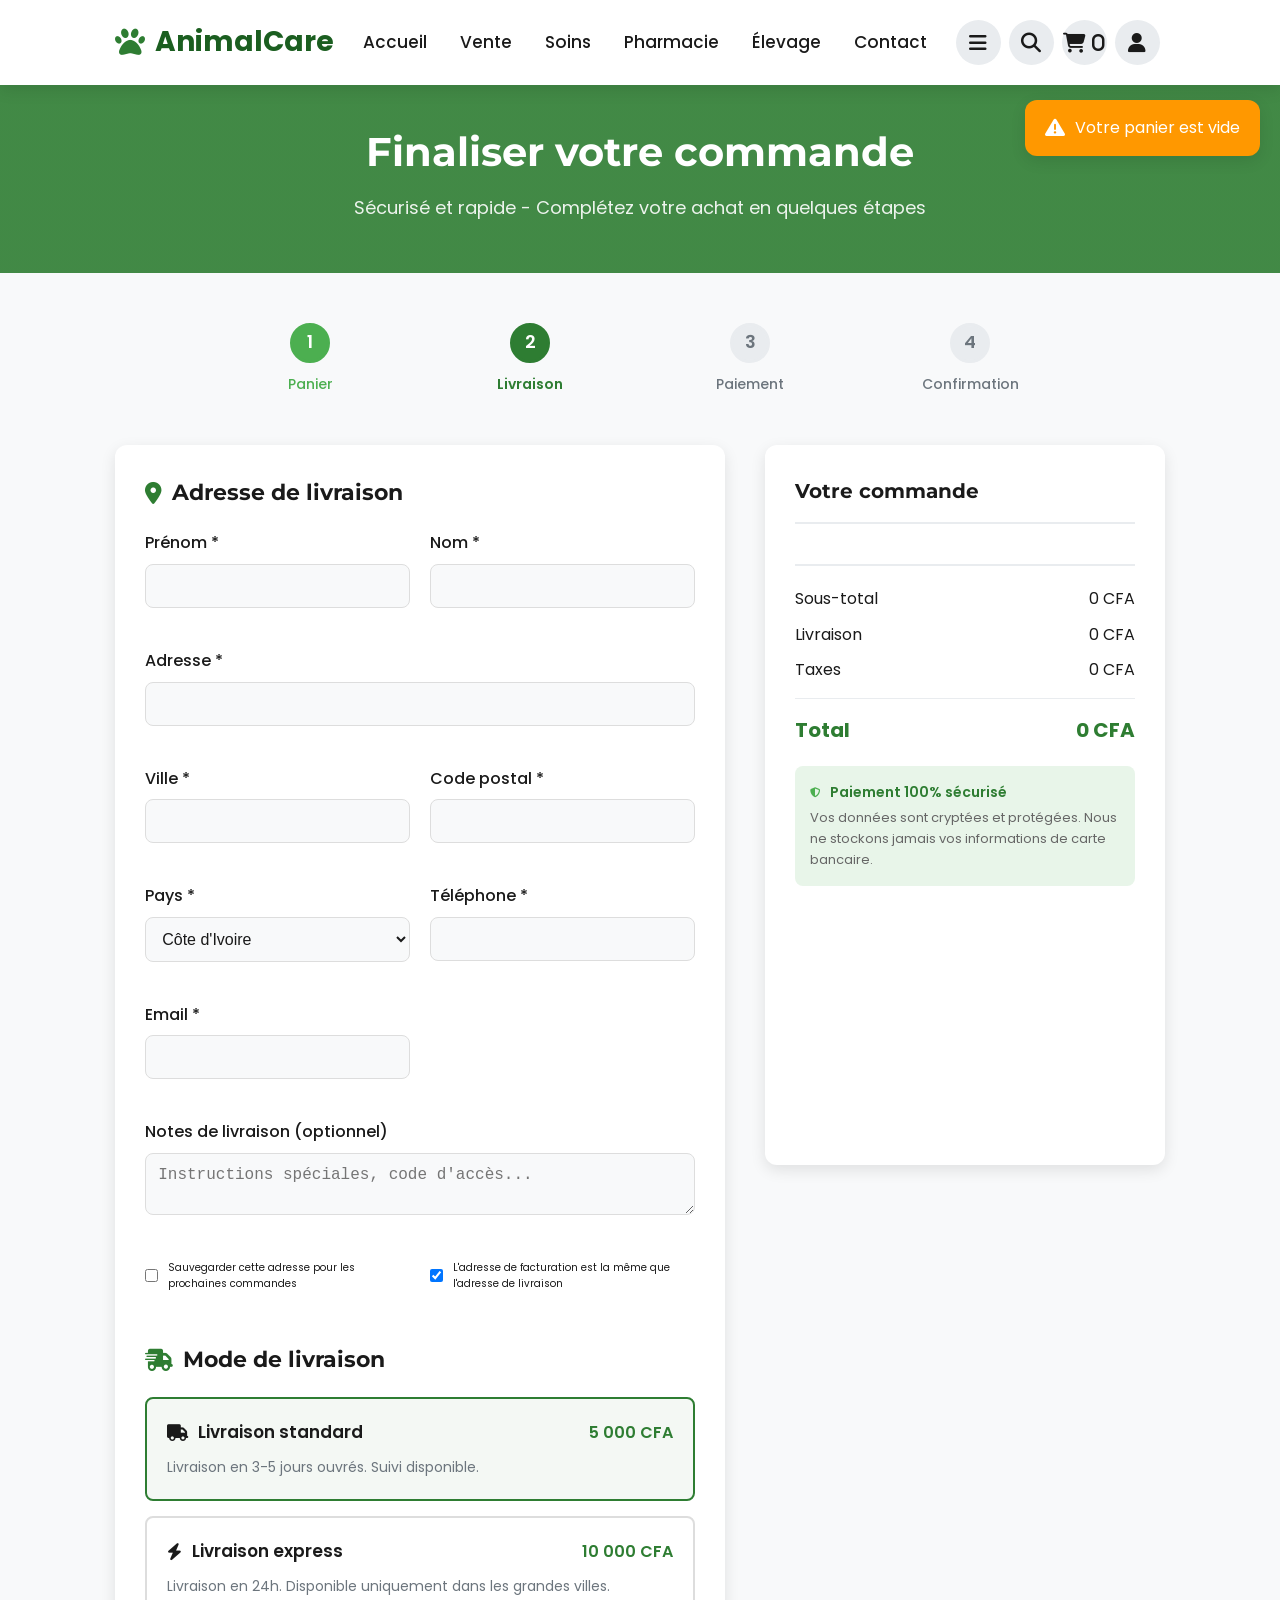
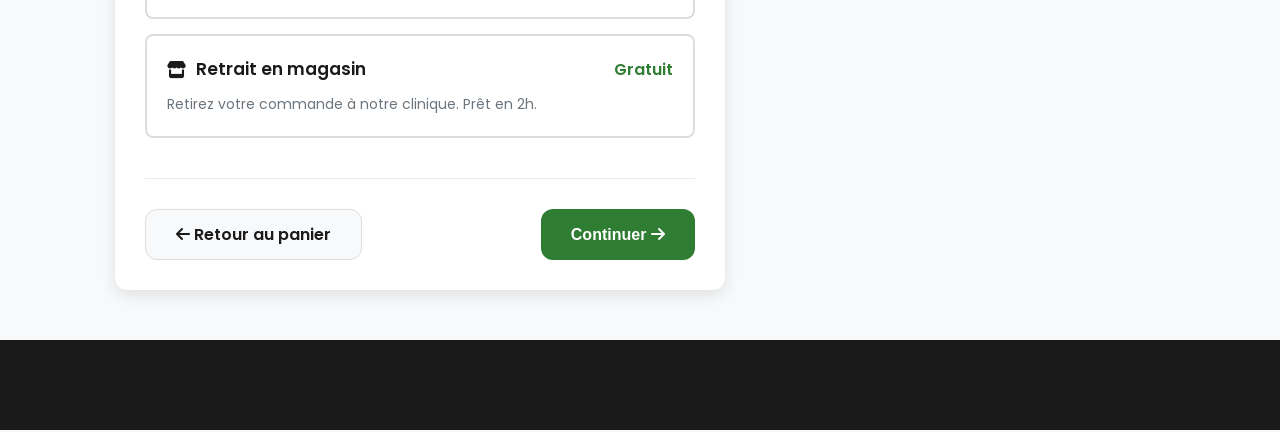
<file: commande.html>
<!DOCTYPE html>
<html lang="fr">
  <head>
    <meta charset="UTF-8" />
    <meta name="viewport" content="width=device-width, initial-scale=1.0" />
    <title>Commande - Animal Care</title>

    <!-- CSS -->
    <link rel="stylesheet" href="style.css" />

    <!-- Font Awesome -->
    <link
      rel="stylesheet"
      href="https://cdnjs.cloudflare.com/ajax/libs/font-awesome/6.4.0/css/all.min.css"
    />

    <style>
      /* Styles spécifiques à la page commande */
      .checkout-header {
        background: linear-gradient(
          rgba(46, 125, 50, 0.9),
          rgba(46, 125, 50, 0.9)
        );
        padding: 12rem 9% 5rem;
        color: var(--white);
        text-align: center;
      }

      .checkout-header h1 {
        font-size: 4rem;
        margin-bottom: 1rem;
      }

      .checkout-header p {
        font-size: 1.8rem;
        opacity: 0.9;
      }

      /* Processus de commande */
      .checkout-process {
        padding: 5rem 9%;
        background: var(--light);
      }

      .process-steps {
        display: flex;
        justify-content: center;
        gap: 2rem;
        margin-bottom: 5rem;
      }

      .process-step {
        text-align: center;
        position: relative;
        flex: 1;
        max-width: 200px;
      }

      .step-number {
        width: 4rem;
        height: 4rem;
        background: var(--light-gray);
        color: var(--gray);
        border-radius: 50%;
        display: flex;
        align-items: center;
        justify-content: center;
        font-size: 1.8rem;
        font-weight: 600;
        margin: 0 auto 1rem;
        border: 3px solid var(--light-gray);
      }

      .process-step.active .step-number {
        background: var(--primary);
        color: var(--white);
        border-color: var(--primary);
      }

      .process-step.completed .step-number {
        background: #4caf50;
        color: var(--white);
        border-color: #4caf50;
      }

      .step-label {
        font-size: 1.4rem;
        color: var(--gray);
        font-weight: 500;
      }

      .process-step.active .step-label {
        color: var(--primary);
        font-weight: 600;
      }

      .process-step.completed .step-label {
        color: #4caf50;
      }

      /* Conteneur principal */
      .checkout-container {
        display: grid;
        grid-template-columns: 1fr 400px;
        gap: 4rem;
        max-width: 1200px;
        margin: 0 auto;
      }

      /* Panier récapitulatif */
      .order-summary {
        background: var(--white);
        border-radius: var(--radius);
        padding: 3rem;
        box-shadow: var(--shadow);
        position: sticky;
        top: 2rem;
        max-height: 80vh;
        overflow-y: auto;
      }

      .order-summary h3 {
        font-size: 2rem;
        color: var(--dark);
        margin-bottom: 2rem;
        padding-bottom: 1.5rem;
        border-bottom: 2px solid var(--light-gray);
      }

      .order-items {
        margin-bottom: 2rem;
        max-height: 300px;
        overflow-y: auto;
      }

      .order-item {
        display: flex;
        align-items: center;
        gap: 1.5rem;
        padding: 1.5rem 0;
        border-bottom: 1px solid var(--light-gray);
      }

      .order-item:last-child {
        border-bottom: none;
      }

      .order-item img {
        width: 6rem;
        height: 6rem;
        object-fit: cover;
        border-radius: 8px;
      }

      .item-details h4 {
        font-size: 1.5rem;
        color: var(--dark);
        margin-bottom: 0.5rem;
      }

      .item-price {
        font-size: 1.4rem;
        color: var(--primary);
        font-weight: 600;
      }

      .item-quantity {
        font-size: 1.3rem;
        color: var(--gray);
        background: var(--light-gray);
        padding: 0.2rem 0.8rem;
        border-radius: 10px;
        display: inline-block;
      }

      .order-totals {
        margin-top: 2rem;
        padding-top: 2rem;
        border-top: 2px solid var(--light-gray);
      }

      .total-row {
        display: flex;
        justify-content: space-between;
        margin-bottom: 1rem;
        font-size: 1.6rem;
        color: var(--dark);
      }

      .total-row.total {
        font-size: 2rem;
        font-weight: 700;
        color: var(--primary);
        margin-top: 1.5rem;
        padding-top: 1.5rem;
        border-top: 1px solid var(--light-gray);
      }

      /* Étapes du formulaire */
      .checkout-form-container {
        background: var(--white);
        border-radius: var(--radius);
        padding: 3rem;
        box-shadow: var(--shadow);
      }

      .form-step {
        display: none;
      }

      .form-step.active {
        display: block;
        animation: fadeIn 0.5s ease;
      }

      .form-step h3 {
        font-size: 2.2rem;
        color: var(--dark);
        margin-bottom: 2rem;
        display: flex;
        align-items: center;
        gap: 1rem;
      }

      .form-step h3 i {
        color: var(--primary);
      }

      /* Formulaire d'adresse */
      .address-form {
        display: grid;
        grid-template-columns: 1fr 1fr;
        gap: 2rem;
        margin-bottom: 3rem;
      }

      .form-group {
        margin-bottom: 2rem;
      }

      .form-group.full-width {
        grid-column: 1 / -1;
      }

      .form-group label {
        display: block;
        font-size: 1.6rem;
        color: var(--dark);
        margin-bottom: 0.8rem;
        font-weight: 500;
      }

      .form-group input,
      .form-group select,
      .form-group textarea {
        width: 100%;
        padding: 1.2rem;
        border: 1px solid #ddd;
        border-radius: 8px;
        font-size: 1.6rem;
        color: var(--dark);
        background: var(--light);
        transition: var(--transition);
      }

      .form-group input:focus,
      .form-group select:focus {
        outline: none;
        border-color: var(--primary);
        box-shadow: 0 0 0 3px rgba(46, 125, 50, 0.1);
      }

      .form-checkbox {
        display: flex;
        align-items: center;
        gap: 1rem;
        margin-bottom: 1rem;
        cursor: pointer;
      }

      .form-checkbox input {
        width: auto;
        margin: 0;
      }

      .form-checkbox label {
        margin: 0;
        cursor: pointer;
      }

      /* Options de livraison */
      .delivery-options {
        display: grid;
        gap: 1.5rem;
        margin-bottom: 3rem;
      }

      .delivery-option {
        border: 2px solid #ddd;
        border-radius: 8px;
        padding: 2rem;
        cursor: pointer;
        transition: var(--transition);
      }

      .delivery-option:hover {
        border-color: var(--primary-light);
        background: rgba(46, 125, 50, 0.02);
      }

      .delivery-option.selected {
        border-color: var(--primary);
        background: rgba(46, 125, 50, 0.05);
      }

      .option-header {
        display: flex;
        justify-content: space-between;
        align-items: center;
        margin-bottom: 1rem;
      }

      .option-title {
        font-size: 1.7rem;
        color: var(--dark);
        font-weight: 600;
        display: flex;
        align-items: center;
        gap: 1rem;
      }

      .option-price {
        font-size: 1.6rem;
        color: var(--primary);
        font-weight: 600;
      }

      .option-description {
        font-size: 1.4rem;
        color: var(--gray);
        line-height: 1.6;
      }

      /* Options de paiement */
      .payment-options {
        display: grid;
        gap: 1.5rem;
        margin-bottom: 3rem;
      }

      .payment-option {
        border: 2px solid #ddd;
        border-radius: 8px;
        padding: 2rem;
        cursor: pointer;
        transition: var(--transition);
      }

      .payment-option:hover {
        border-color: var(--primary-light);
        background: rgba(46, 125, 50, 0.02);
      }

      .payment-option.selected {
        border-color: var(--primary);
        background: rgba(46, 125, 50, 0.05);
      }

      .payment-details {
        margin-top: 2rem;
        padding: 2rem;
        background: var(--light);
        border-radius: 8px;
        display: none;
      }

      .payment-details.active {
        display: block;
        animation: fadeIn 0.5s ease;
      }

      /* Formulaire de carte bancaire */
      .card-form {
        display: grid;
        grid-template-columns: 1fr 1fr;
        gap: 1.5rem;
      }

      .card-element-container {
        grid-column: 1 / -1;
        padding: 1.5rem;
        background: var(--white);
        border: 1px solid #ddd;
        border-radius: 8px;
        min-height: 5rem;
        display: flex;
        align-items: center;
      }

      /* Boutons de navigation */
      .form-navigation {
        display: flex;
        justify-content: space-between;
        margin-top: 4rem;
        padding-top: 3rem;
        border-top: 1px solid var(--light-gray);
      }

      .btn-back {
        background: var(--light);
        color: var(--dark);
        border: 1px solid #ddd;
      }

      .btn-back:hover {
        background: #e9ecef;
      }

      /* Récapitulatif */
      .summary-details {
        background: var(--light);
        border-radius: 8px;
        padding: 2rem;
        margin-bottom: 3rem;
      }

      .summary-row {
        display: flex;
        justify-content: space-between;
        margin-bottom: 1rem;
        padding-bottom: 1rem;
        border-bottom: 1px dashed #ddd;
      }

      .summary-row:last-child {
        margin-bottom: 0;
        padding-bottom: 0;
        border-bottom: none;
      }

      .summary-label {
        font-size: 1.5rem;
        color: var(--gray);
      }

      .summary-value {
        font-size: 1.5rem;
        color: var(--dark);
        font-weight: 500;
      }

      .summary-section {
        margin-bottom: 2.5rem;
      }

      .summary-section h4 {
        font-size: 1.8rem;
        color: var(--dark);
        margin-bottom: 1.5rem;
        padding-bottom: 0.5rem;
        border-bottom: 2px solid var(--light-gray);
      }

      /* Confirmation */
      .confirmation-step {
        text-align: center;
        padding: 4rem 2rem;
      }

      .confirmation-icon {
        font-size: 6rem;
        color: #4caf50;
        margin-bottom: 2rem;
      }

      .confirmation-step h3 {
        justify-content: center;
      }

      .order-number {
        background: var(--primary-light);
        color: var(--white);
        padding: 1rem 2rem;
        border-radius: 30px;
        font-size: 1.8rem;
        font-weight: 600;
        display: inline-block;
        margin: 2rem 0;
      }

      /* Responsive */
      @media (max-width: 992px) {
        .checkout-container {
          grid-template-columns: 1fr;
        }

        .order-summary {
          position: static;
          max-height: none;
        }
      }

      @media (max-width: 768px) {
        .address-form {
          grid-template-columns: 1fr;
        }

        .card-form {
          grid-template-columns: 1fr;
        }

        .process-steps {
          flex-direction: column;
          align-items: center;
          gap: 1rem;
        }

        .process-step {
          max-width: 100%;
          width: 100%;
        }
      }

      /* Animation */
      @keyframes fadeIn {
        from {
          opacity: 0;
          transform: translateY(20px);
        }
        to {
          opacity: 1;
          transform: translateY(0);
        }
      }
    </style>
  </head>
  <body>
    <!-- Header (identique) -->
    <header class="header">
      <a href="index.html" class="logo">
        <i class="fas fa-paw"></i>AnimalCare
      </a>

      <nav class="navbar">
        <a href="index.html">Accueil</a>
        <a href="vente.html">Vente</a>
        <a href="soins.html">Soins</a>
        <a href="pharmacie.html">Pharmacie</a>
        <a href="elevage.html">Élevage</a>
        <a href="contact.html">Contact</a>
      </nav>

      <div class="icons">
        <div class="fas fa-bars" id="menu-btn"></div>
        <div class="fas fa-search" id="search-btn"></div>
        <div class="fas fa-shopping-cart" id="cart-btn">
          <span class="cart-count">0</span>
        </div>
        <div class="fas fa-user" id="login-btn"></div>
      </div>

      <!-- Formulaires (identique) -->
    </header>

    <!-- Header -->
    <section class="checkout-header">
      <h1>Finaliser votre commande</h1>
      <p>Sécurisé et rapide - Complétez votre achat en quelques étapes</p>
    </section>

    <!-- Processus de commande -->
    <section class="checkout-process">
      <div class="process-steps">
        <div class="process-step completed" id="step-1">
          <div class="step-number">1</div>
          <div class="step-label">Panier</div>
        </div>
        <div class="process-step active" id="step-2">
          <div class="step-number">2</div>
          <div class="step-label">Livraison</div>
        </div>
        <div class="process-step" id="step-3">
          <div class="step-number">3</div>
          <div class="step-label">Paiement</div>
        </div>
        <div class="process-step" id="step-4">
          <div class="step-number">4</div>
          <div class="step-label">Confirmation</div>
        </div>
      </div>

      <div class="checkout-container">
        <!-- Formulaire de commande -->
        <div class="checkout-form-container">
          <form id="checkout-form">
            <!-- Étape 1: Adresse -->
            <div class="form-step active" id="address-step">
              <h3>
                <i class="fas fa-map-marker-alt"></i> Adresse de livraison
              </h3>

              <div class="address-form">
                <div class="form-group">
                  <label for="first-name">Prénom *</label>
                  <input type="text" id="first-name" required />
                </div>

                <div class="form-group">
                  <label for="last-name">Nom *</label>
                  <input type="text" id="last-name" required />
                </div>

                <div class="form-group full-width">
                  <label for="address">Adresse *</label>
                  <input type="text" id="address" required />
                </div>

                <div class="form-group">
                  <label for="city">Ville *</label>
                  <input type="text" id="city" required />
                </div>

                <div class="form-group">
                  <label for="postal-code">Code postal *</label>
                  <input type="text" id="postal-code" required />
                </div>

                <div class="form-group">
                  <label for="country">Pays *</label>
                  <select id="country" required>
                    <option value="">Sélectionnez</option>
                    <option value="ci" selected>Côte d'Ivoire</option>
                    <option value="bj">Bénin</option>
                    <option value="sn">Sénégal</option>
                    <option value="ml">Mali</option>
                    <option value="other">Autre</option>
                  </select>
                </div>

                <div class="form-group">
                  <label for="phone">Téléphone *</label>
                  <input type="tel" id="phone" required />
                </div>

                <div class="form-group">
                  <label for="email">Email *</label>
                  <input type="email" id="email" required />
                </div>

                <div class="form-group full-width">
                  <label for="notes">Notes de livraison (optionnel)</label>
                  <textarea
                    id="notes"
                    placeholder="Instructions spéciales, code d'accès..."
                  ></textarea>
                </div>

                <div class="form-checkbox full-width">
                  <input type="checkbox" id="save-address" />
                  <label for="save-address"
                    >Sauvegarder cette adresse pour les prochaines
                    commandes</label
                  >
                </div>

                <div class="form-checkbox full-width">
                  <input type="checkbox" id="same-billing" checked />
                  <label for="same-billing"
                    >L'adresse de facturation est la même que l'adresse de
                    livraison</label
                  >
                </div>
              </div>

              <h3 style="margin-top: 4rem">
                <i class="fas fa-shipping-fast"></i> Mode de livraison
              </h3>

              <div class="delivery-options">
                <div class="delivery-option selected" data-type="standard">
                  <div class="option-header">
                    <div class="option-title">
                      <i class="fas fa-truck"></i>
                      Livraison standard
                    </div>
                    <div class="option-price">5 000 CFA</div>
                  </div>
                  <div class="option-description">
                    Livraison en 3-5 jours ouvrés. Suivi disponible.
                  </div>
                </div>

                <div class="delivery-option" data-type="express">
                  <div class="option-header">
                    <div class="option-title">
                      <i class="fas fa-bolt"></i>
                      Livraison express
                    </div>
                    <div class="option-price">10 000 CFA</div>
                  </div>
                  <div class="option-description">
                    Livraison en 24h. Disponible uniquement dans les grandes
                    villes.
                  </div>
                </div>

                <div class="delivery-option" data-type="pickup">
                  <div class="option-header">
                    <div class="option-title">
                      <i class="fas fa-store"></i>
                      Retrait en magasin
                    </div>
                    <div class="option-price">Gratuit</div>
                  </div>
                  <div class="option-description">
                    Retirez votre commande à notre clinique. Prêt en 2h.
                  </div>
                </div>
              </div>

              <div class="form-navigation">
                <a href="pharmacie.html" class="btn btn-back">
                  <i class="fas fa-arrow-left"></i> Retour au panier
                </a>
                <button type="button" class="btn next-step" data-next="payment">
                  Continuer <i class="fas fa-arrow-right"></i>
                </button>
              </div>
            </div>

            <!-- Étape 2: Paiement -->
            <div class="form-step" id="payment-step">
              <h3><i class="fas fa-credit-card"></i> Mode de paiement</h3>

              <div class="payment-options">
                <!-- Carte bancaire -->
                <div class="payment-option selected" data-type="card">
                  <div class="option-header">
                    <div class="option-title">
                      <i class="fas fa-credit-card"></i>
                      Carte bancaire
                    </div>
                    <div class="option-price">
                      <img
                        src="[data-uri]"
                        alt="Visa"
                        style="height: 20px; margin-left: 5px"
                      />
                      <img
                        src="[data-uri]"
                        alt="Mastercard"
                        style="height: 20px; margin-left: 5px"
                      />
                    </div>
                  </div>
                  <div class="option-description">
                    Paiement sécurisé par carte Visa ou Mastercard
                  </div>
                </div>

                <!-- Mobile Money -->
                <div class="payment-option" data-type="mobile">
                  <div class="option-header">
                    <div class="option-title">
                      <i class="fas fa-mobile-alt"></i>
                      Paiement mobile
                    </div>
                    <div class="option-price">
                      <span style="color: #ff6600; font-weight: 700">OM</span>
                      <span style="color: #ffcc00; font-weight: 700">MTN</span>
                    </div>
                  </div>
                  <div class="option-description">
                    Orange Money ou MTN Mobile Money
                  </div>
                </div>

                <!-- Paiement à la livraison -->
                <div class="payment-option" data-type="cash">
                  <div class="option-header">
                    <div class="option-title">
                      <i class="fas fa-money-bill-wave"></i>
                      Paiement à la livraison
                    </div>
                    <div class="option-price">
                      <i class="fas fa-hand-holding-usd"></i>
                    </div>
                  </div>
                  <div class="option-description">
                    Payez en espèces ou par mobile money lors de la livraison
                  </div>
                </div>
              </div>

              <!-- Détails de la carte -->
              <div class="payment-details active" id="card-details">
                <div class="card-form">
                  <div class="form-group full-width">
                    <label for="card-number">Numéro de carte *</label>
                    <input
                      type="text"
                      id="card-number"
                      placeholder="1234 5678 9012 3456"
                      maxlength="19"
                    />
                  </div>

                  <div class="form-group">
                    <label for="card-name">Nom sur la carte *</label>
                    <input type="text" id="card-name" placeholder="JOHN DOE" />
                  </div>

                  <div class="form-group">
                    <label for="card-expiry">Date d'expiration *</label>
                    <input
                      type="text"
                      id="card-expiry"
                      placeholder="MM/AA"
                      maxlength="5"
                    />
                  </div>

                  <div class="form-group">
                    <label for="card-cvc">CVC *</label>
                    <input
                      type="text"
                      id="card-cvc"
                      placeholder="123"
                      maxlength="3"
                    />
                  </div>

                  <div class="form-checkbox full-width">
                    <input type="checkbox" id="save-card" />
                    <label for="save-card"
                      >Sauvegarder cette carte pour les prochains achats</label
                    >
                  </div>
                </div>
              </div>

              <!-- Détails Mobile Money -->
              <div class="payment-details" id="mobile-details">
                <div class="address-form">
                  <div class="form-group">
                    <label for="mobile-provider">Opérateur *</label>
                    <select id="mobile-provider" required>
                      <option value="">Sélectionnez</option>
                      <option value="orange">Orange Money</option>
                      <option value="mtn">MTN Mobile Money</option>
                      <option value="moov">Moov Money</option>
                    </select>
                  </div>

                  <div class="form-group">
                    <label for="mobile-number">Numéro de téléphone *</label>
                    <input
                      type="tel"
                      id="mobile-number"
                      placeholder="07 XX XX XX XX"
                      required
                    />
                  </div>

                  <div class="form-group full-width">
                    <p
                      style="
                        font-size: 1.4rem;
                        color: var(--gray);
                        line-height: 1.6;
                      "
                    >
                      <i
                        class="fas fa-info-circle"
                        style="color: var(--primary)"
                      ></i>
                      Après confirmation, vous recevrez une demande de paiement
                      sur votre mobile. Validez le paiement pour finaliser votre
                      commande.
                    </p>
                  </div>
                </div>
              </div>

              <!-- Détails paiement à la livraison -->
              <div class="payment-details" id="cash-details">
                <div class="form-group full-width">
                  <div
                    style="
                      background: #fff3cd;
                      border: 1px solid #ffeaa7;
                      border-radius: 8px;
                      padding: 2rem;
                    "
                  >
                    <div
                      style="
                        display: flex;
                        align-items: center;
                        gap: 1rem;
                        margin-bottom: 1rem;
                      "
                    >
                      <i
                        class="fas fa-info-circle"
                        style="color: #856404; font-size: 2rem"
                      ></i>
                      <h4 style="font-size: 1.6rem; color: #856404; margin: 0">
                        Informations importantes
                      </h4>
                    </div>
                    <ul
                      style="
                        font-size: 1.4rem;
                        color: #856404;
                        padding-left: 2rem;
                      "
                    >
                      <li>Préparez le montant exact en espèces</li>
                      <li>
                        Les cartes bancaires ne sont pas acceptées à la
                        livraison
                      </li>
                      <li>
                        Vous pouvez aussi payer par mobile money à la livraison
                      </li>
                      <li>Une pièce d'identité peut être demandée</li>
                    </ul>
                  </div>
                </div>

                <div class="form-group full-width">
                  <label for="cash-method">Méthode de paiement préférée</label>
                  <select id="cash-method">
                    <option value="cash">Espèces</option>
                    <option value="orange">Orange Money</option>
                    <option value="mtn">MTN Mobile Money</option>
                  </select>
                </div>
              </div>

              <div class="form-navigation">
                <button
                  type="button"
                  class="btn btn-back prev-step"
                  data-prev="address"
                >
                  <i class="fas fa-arrow-left"></i> Retour
                </button>
                <button type="button" class="btn next-step" data-next="review">
                  Continuer <i class="fas fa-arrow-right"></i>
                </button>
              </div>
            </div>

            <!-- Étape 3: Récapitulatif -->
            <div class="form-step" id="review-step">
              <h3><i class="fas fa-clipboard-check"></i> Récapitulatif</h3>

              <div class="summary-section">
                <h4>Adresse de livraison</h4>
                <div class="summary-details" id="address-summary">
                  <!-- Rempli dynamiquement -->
                </div>
              </div>

              <div class="summary-section">
                <h4>Mode de livraison</h4>
                <div class="summary-details" id="delivery-summary">
                  <!-- Rempli dynamiquement -->
                </div>
              </div>

              <div class="summary-section">
                <h4>Mode de paiement</h4>
                <div class="summary-details" id="payment-summary">
                  <!-- Rempli dynamiquement -->
                </div>
              </div>

              <div class="form-checkbox" style="margin: 3rem 0">
                <input type="checkbox" id="terms" required />
                <label for="terms">
                  J'accepte les
                  <a href="#" style="color: var(--primary)"
                    >conditions générales de vente</a
                  >
                  et la
                  <a href="#" style="color: var(--primary)"
                    >politique de confidentialité</a
                  >
                  *
                </label>
              </div>

              <div class="form-checkbox" style="margin-bottom: 3rem">
                <input type="checkbox" id="newsletter" checked />
                <label for="newsletter">
                  Je souhaite recevoir des offres spéciales et des conseils pour
                  mes animaux par email
                </label>
              </div>

              <div class="form-navigation">
                <button
                  type="button"
                  class="btn btn-back prev-step"
                  data-prev="payment"
                >
                  <i class="fas fa-arrow-left"></i> Retour
                </button>
                <button type="submit" class="btn" id="place-order">
                  <i class="fas fa-check-circle"></i> Confirmer la commande
                </button>
              </div>
            </div>
          </form>

          <!-- Étape 4: Confirmation -->
          <div class="form-step" id="confirmation-step">
            <div class="confirmation-step">
              <div class="confirmation-icon">
                <i class="fas fa-check-circle"></i>
              </div>
              <h3>Commande confirmée !</h3>
              <p
                style="
                  font-size: 1.8rem;
                  color: var(--gray);
                  margin-bottom: 2rem;
                "
              >
                Merci pour votre commande. Nous avons bien reçu votre paiement.
              </p>

              <div class="order-number" id="order-number">Chargement...</div>

              <div
                class="summary-details"
                style="max-width: 500px; margin: 0 auto 3rem"
              >
                <div class="summary-row">
                  <span class="summary-label">Date de commande</span>
                  <span class="summary-value" id="order-date">--/--/----</span>
                </div>
                <div class="summary-row">
                  <span class="summary-label">Montant total</span>
                  <span class="summary-value" id="order-total">0 CFA</span>
                </div>
                <div class="summary-row">
                  <span class="summary-label">Mode de paiement</span>
                  <span class="summary-value" id="order-payment">--</span>
                </div>
                <div class="summary-row">
                  <span class="summary-label">Date de livraison estimée</span>
                  <span class="summary-value" id="order-delivery"
                    >--/--/----</span
                  >
                </div>
              </div>

              <p
                style="
                  font-size: 1.6rem;
                  color: var(--gray);
                  margin-bottom: 3rem;
                "
              >
                Vous recevrez un email de confirmation avec les détails de votre
                commande et les informations de suivi.
              </p>

              <div
                style="
                  display: flex;
                  gap: 1.5rem;
                  justify-content: center;
                  flex-wrap: wrap;
                "
              >
                <a href="index.html" class="btn">
                  <i class="fas fa-home"></i> Retour à l'accueil
                </a>
                <a href="vente.html" class="btn btn-outline">
                  <i class="fas fa-paw"></i> Continuer mes achats
                </a>
                <button class="btn btn-outline" id="print-receipt">
                  <i class="fas fa-print"></i> Imprimer le reçu
                </button>
              </div>
            </div>
          </div>
        </div>

        <!-- Récapitulatif du panier -->
        <div class="order-summary">
          <h3>Votre commande</h3>

          <div class="order-items" id="order-items">
            <!-- Rempli dynamiquement -->
          </div>

          <div class="order-totals">
            <div class="total-row">
              <span>Sous-total</span>
              <span id="subtotal">0 CFA</span>
            </div>
            <div class="total-row">
              <span>Livraison</span>
              <span id="shipping-cost">0 CFA</span>
            </div>
            <div class="total-row">
              <span>Taxes</span>
              <span id="taxes">0 CFA</span>
            </div>
            <div class="total-row total">
              <span>Total</span>
              <span id="total-amount">0 CFA</span>
            </div>
          </div>

          <div
            style="
              margin-top: 2rem;
              padding: 1.5rem;
              background: #e8f5e9;
              border-radius: 8px;
            "
          >
            <div
              style="
                display: flex;
                align-items: center;
                gap: 1rem;
                margin-bottom: 0.5rem;
              "
            >
              <i class="fas fa-shield-alt" style="color: #4caf50"></i>
              <span style="font-size: 1.4rem; font-weight: 600; color: #2e7d32"
                >Paiement 100% sécurisé</span
              >
            </div>
            <p style="font-size: 1.3rem; color: #666; margin: 0">
              Vos données sont cryptées et protégées. Nous ne stockons jamais
              vos informations de carte bancaire.
            </p>
          </div>
        </div>
      </div>
    </section>

    <!-- Footer (identique) -->
    <footer class="footer">
      <!-- Identique aux autres pages -->
    </footer>

    <!-- Scripts -->
    <script src="script.js"></script>
    <script>
      // Données de commande
      let cartData =
        JSON.parse(localStorage.getItem("cart")) ||
        JSON.parse(localStorage.getItem("pharmacyCart")) ||
        [];
      let checkoutData = JSON.parse(localStorage.getItem("checkoutData")) || {
        shipping: {
          type: "standard",
          cost: 5000,
        },
        payment: {
          type: "card",
        },
      };

      // Initialisation
      document.addEventListener("DOMContentLoaded", function () {
        // Vérifier si le panier est vide
        if (cartData.length === 0) {
          showNotification("Votre panier est vide", "warning");
          setTimeout(() => {
            window.location.href = "pharmacie.html";
          }, 2000);
          return;
        }

        initializeCheckout();
        updateOrderSummary();
        updateSteps();

        // Mettre à jour l'année du copyright
        document.getElementById("current-year").textContent =
          new Date().getFullYear();
      });

      // Initialiser le processus de commande
      function initializeCheckout() {
        // Options de livraison
        document.querySelectorAll(".delivery-option").forEach((option) => {
          option.addEventListener("click", function () {
            // Désélectionner toutes les options
            document.querySelectorAll(".delivery-option").forEach((opt) => {
              opt.classList.remove("selected");
            });

            // Sélectionner cette option
            this.classList.add("selected");

            // Mettre à jour les données
            const type = this.dataset.type;
            let cost = 0;

            switch (type) {
              case "standard":
                cost = 5000;
                break;
              case "express":
                cost = 10000;
                break;
              case "pickup":
                cost = 0;
                break;
            }

            checkoutData.shipping = { type, cost };
            localStorage.setItem("checkoutData", JSON.stringify(checkoutData));

            // Mettre à jour le récapitulatif
            updateOrderSummary();
          });
        });

        // Options de paiement
        document.querySelectorAll(".payment-option").forEach((option) => {
          option.addEventListener("click", function () {
            // Désélectionner toutes les options
            document.querySelectorAll(".payment-option").forEach((opt) => {
              opt.classList.remove("selected");
            });

            // Sélectionner cette option
            this.classList.add("selected");

            // Afficher les détails correspondants
            const type = this.dataset.type;
            checkoutData.payment.type = type;
            localStorage.setItem("checkoutData", JSON.stringify(checkoutData));

            // Masquer tous les détails
            document.querySelectorAll(".payment-details").forEach((detail) => {
              detail.classList.remove("active");
            });

            // Afficher les détails correspondants
            document.getElementById(`${type}-details`).classList.add("active");
          });
        });

        // Navigation entre les étapes
        document.querySelectorAll(".next-step").forEach((button) => {
          button.addEventListener("click", function () {
            const nextStep = this.dataset.next;
            goToStep(nextStep);
          });
        });

        document.querySelectorAll(".prev-step").forEach((button) => {
          button.addEventListener("click", function () {
            const prevStep = this.dataset.prev;
            goToStep(prevStep);
          });
        });

        // Validation du formulaire de carte
        const cardNumber = document.getElementById("card-number");
        const cardExpiry = document.getElementById("card-expiry");
        const cardCVC = document.getElementById("card-cvc");

        if (cardNumber) {
          cardNumber.addEventListener("input", function (e) {
            let value = e.target.value.replace(/\D/g, "");
            value = value.replace(/(\d{4})/g, "$1 ").trim();
            e.target.value = value.substring(0, 19);
          });
        }

        if (cardExpiry) {
          cardExpiry.addEventListener("input", function (e) {
            let value = e.target.value.replace(/\D/g, "");
            if (value.length >= 2) {
              value = value.substring(0, 2) + "/" + value.substring(2, 4);
            }
            e.target.value = value.substring(0, 5);
          });
        }

        if (cardCVC) {
          cardCVC.addEventListener("input", function (e) {
            e.target.value = e.target.value.replace(/\D/g, "").substring(0, 3);
          });
        }

        // Soumission du formulaire
        const checkoutForm = document.getElementById("checkout-form");
        if (checkoutForm) {
          checkoutForm.addEventListener("submit", function (e) {
            e.preventDefault();
            placeOrder();
          });
        }

        // Impression du reçu
        const printBtn = document.getElementById("print-receipt");
        if (printBtn) {
          printBtn.addEventListener("click", function () {
            window.print();
          });
        }
      }

      // Aller à une étape spécifique
      function goToStep(step) {
        // Valider l'étape actuelle
        const currentStep = getCurrentStep();

        if (currentStep === "address" && !validateAddressStep()) {
          showNotification(
            "Veuillez remplir tous les champs obligatoires",
            "warning"
          );
          return;
        }

        if (currentStep === "payment" && !validatePaymentStep()) {
          showNotification(
            "Veuillez compléter les informations de paiement",
            "warning"
          );
          return;
        }

        // Masquer toutes les étapes
        document.querySelectorAll(".form-step").forEach((stepElement) => {
          stepElement.classList.remove("active");
        });

        // Afficher l'étape cible
        document.getElementById(`${step}-step`).classList.add("active");

        // Mettre à jour les étapes du processus
        updateSteps(step);

        // Mettre à jour les récapitulatifs
        if (step === "review") {
          updateReviewSummary();
        }

        // Scroller en haut
        window.scrollTo({ top: 0, behavior: "smooth" });
      }

      // Obtenir l'étape actuelle
      function getCurrentStep() {
        const activeStep = document.querySelector(".form-step.active");
        if (!activeStep) return "address";

        return activeStep.id.replace("-step", "");
      }

      // Mettre à jour les étapes visuelles
      function updateSteps(currentStep = null) {
        if (!currentStep) {
          currentStep = getCurrentStep();
        }

        const steps = {
          address: 2,
          payment: 3,
          review: 3,
          confirmation: 4,
        };

        const currentStepNumber = steps[currentStep] || 2;

        // Mettre à jour toutes les étapes
        for (let i = 1; i <= 4; i++) {
          const stepElement = document.getElementById(`step-${i}`);

          if (i < currentStepNumber) {
            stepElement.classList.remove("active");
            stepElement.classList.add("completed");
          } else if (i === currentStepNumber) {
            stepElement.classList.add("active");
            stepElement.classList.remove("completed");
          } else {
            stepElement.classList.remove("active", "completed");
          }
        }
      }

      // Valider l'étape adresse
      function validateAddressStep() {
        const requiredFields = [
          "first-name",
          "last-name",
          "address",
          "city",
          "postal-code",
          "country",
          "phone",
          "email",
        ];

        for (const fieldId of requiredFields) {
          const field = document.getElementById(fieldId);
          if (!field || !field.value.trim()) {
            field?.focus();
            return false;
          }
        }

        // Valider l'email
        const email = document.getElementById("email").value;
        const emailRegex = /^[^\s@]+@[^\s@]+\.[^\s@]+$/;
        if (!emailRegex.test(email)) {
          showNotification("Veuillez entrer un email valide", "warning");
          return false;
        }

        // Valider le téléphone
        const phone = document.getElementById("phone").value;
        const phoneRegex = /^[0-9]{10}$/;
        if (!phoneRegex.test(phone.replace(/\D/g, ""))) {
          showNotification(
            "Veuillez entrer un numéro de téléphone valide (10 chiffres)",
            "warning"
          );
          return false;
        }

        return true;
      }

      // Valider l'étape paiement
      function validatePaymentStep() {
        const paymentType = checkoutData.payment.type;

        switch (paymentType) {
          case "card":
            return validateCardPayment();
          case "mobile":
            return validateMobilePayment();
          case "cash":
            return true; // Pas de validation nécessaire
          default:
            return false;
        }
      }

      // Valider le paiement par carte
      function validateCardPayment() {
        const cardNumber = document
          .getElementById("card-number")
          .value.replace(/\D/g, "");
        const cardName = document.getElementById("card-name").value.trim();
        const cardExpiry = document.getElementById("card-expiry").value;
        const cardCVC = document.getElementById("card-cvc").value;

        if (!cardNumber || cardNumber.length !== 16) {
          showNotification(
            "Numéro de carte invalide (16 chiffres requis)",
            "warning"
          );
          return false;
        }

        if (!cardName) {
          showNotification("Nom sur la carte requis", "warning");
          return false;
        }

        if (!cardExpiry || !/^\d{2}\/\d{2}$/.test(cardExpiry)) {
          showNotification(
            "Date d'expiration invalide (format MM/AA)",
            "warning"
          );
          return false;
        }

        // Vérifier si la carte n'est pas expirée
        const [month, year] = cardExpiry.split("/");
        const expiryDate = new Date(2000 + parseInt(year), parseInt(month) - 1);
        if (expiryDate < new Date()) {
          showNotification("Carte expirée", "warning");
          return false;
        }

        if (!cardCVC || cardCVC.length !== 3) {
          showNotification("Code CVC invalide (3 chiffres requis)", "warning");
          return false;
        }

        return true;
      }

      // Valider le paiement mobile
      function validateMobilePayment() {
        const provider = document.getElementById("mobile-provider").value;
        const phone = document
          .getElementById("mobile-number")
          .value.replace(/\D/g, "");

        if (!provider) {
          showNotification("Sélectionnez un opérateur", "warning");
          return false;
        }

        if (!phone || phone.length !== 10) {
          showNotification(
            "Numéro de téléphone invalide (10 chiffres requis)",
            "warning"
          );
          return false;
        }

        return true;
      }

      // Mettre à jour le récapitulatif de la commande
      function updateOrderSummary() {
        const orderItems = document.getElementById("order-items");
        const subtotalElement = document.getElementById("subtotal");
        const shippingElement = document.getElementById("shipping-cost");
        const taxesElement = document.getElementById("taxes");
        const totalElement = document.getElementById("total-amount");

        if (!orderItems) return;

        // Calculer le sous-total
        let subtotal = 0;

        // Vider et remplir les articles
        orderItems.innerHTML = "";

        cartData.forEach((item) => {
          subtotal += item.price * item.quantity;

          const itemElement = document.createElement("div");
          itemElement.className = "order-item";
          itemElement.innerHTML = `
                    <img src="${
                      item.image || "images/default-product.jpg"
                    }" alt="${item.name}">
                    <div class="item-details">
                        <h4>${item.name}</h4>
                        <div class="item-price">${item.price.toLocaleString()} CFA</div>
                        <div class="item-quantity">× ${item.quantity}</div>
                    </div>
                `;
          orderItems.appendChild(itemElement);
        });

        // Calculer les taxes (18%)
        const taxes = Math.round(subtotal * 0.18);

        // Obtenir les frais de livraison
        const shippingCost = checkoutData.shipping?.cost || 0;

        // Calculer le total
        const total = subtotal + taxes + shippingCost;

        // Mettre à jour les éléments
        subtotalElement.textContent = subtotal.toLocaleString() + " CFA";
        shippingElement.textContent = shippingCost.toLocaleString() + " CFA";
        taxesElement.textContent = taxes.toLocaleString() + " CFA";
        totalElement.textContent = total.toLocaleString() + " CFA";

        // Sauvegarder le total pour plus tard
        checkoutData.total = total;
        checkoutData.subtotal = subtotal;
        checkoutData.taxes = taxes;
        localStorage.setItem("checkoutData", JSON.stringify(checkoutData));
      }

      // Mettre à jour le récapitulatif de révision
      function updateReviewSummary() {
        // Adresse
        const addressSummary = document.getElementById("address-summary");
        if (addressSummary) {
          const firstName = document.getElementById("first-name").value;
          const lastName = document.getElementById("last-name").value;
          const address = document.getElementById("address").value;
          const city = document.getElementById("city").value;
          const postalCode = document.getElementById("postal-code").value;
          const country = document.getElementById("country").value;
          const phone = document.getElementById("phone").value;
          const email = document.getElementById("email").value;

          addressSummary.innerHTML = `
                    <div class="summary-row">
                        <span class="summary-label">Nom</span>
                        <span class="summary-value">${firstName} ${lastName}</span>
                    </div>
                    <div class="summary-row">
                        <span class="summary-label">Adresse</span>
                        <span class="summary-value">${address}</span>
                    </div>
                    <div class="summary-row">
                        <span class="summary-label">Ville</span>
                        <span class="summary-value">${city}, ${postalCode}</span>
                    </div>
                    <div class="summary-row">
                        <span class="summary-label">Pays</span>
                        <span class="summary-value">${getCountryName(
                          country
                        )}</span>
                    </div>
                    <div class="summary-row">
                        <span class="summary-label">Téléphone</span>
                        <span class="summary-value">${phone}</span>
                    </div>
                    <div class="summary-row">
                        <span class="summary-label">Email</span>
                        <span class="summary-value">${email}</span>
                    </div>
                `;
        }

        // Livraison
        const deliverySummary = document.getElementById("delivery-summary");
        if (deliverySummary) {
          const shippingType = checkoutData.shipping.type;
          const shippingCost = checkoutData.shipping.cost;
          let typeLabel = "";
          let estimatedDays = "";

          switch (shippingType) {
            case "standard":
              typeLabel = "Livraison standard";
              estimatedDays = "3-5 jours ouvrés";
              break;
            case "express":
              typeLabel = "Livraison express";
              estimatedDays = "24 heures";
              break;
            case "pickup":
              typeLabel = "Retrait en magasin";
              estimatedDays = "Prêt en 2 heures";
              break;
          }

          deliverySummary.innerHTML = `
                    <div class="summary-row">
                        <span class="summary-label">Type</span>
                        <span class="summary-value">${typeLabel}</span>
                    </div>
                    <div class="summary-row">
                        <span class="summary-label">Délai estimé</span>
                        <span class="summary-value">${estimatedDays}</span>
                    </div>
                    <div class="summary-row">
                        <span class="summary-label">Coût</span>
                        <span class="summary-value">${
                          shippingCost === 0
                            ? "Gratuit"
                            : shippingCost.toLocaleString() + " CFA"
                        }</span>
                    </div>
                `;
        }

        // Paiement
        const paymentSummary = document.getElementById("payment-summary");
        if (paymentSummary) {
          const paymentType = checkoutData.payment.type;
          let typeLabel = "";
          let details = "";

          switch (paymentType) {
            case "card":
              typeLabel = "Carte bancaire";
              const cardNumber = document.getElementById("card-number").value;
              details = `**** ${cardNumber.slice(-4)}`;
              break;
            case "mobile":
              typeLabel = "Paiement mobile";
              const provider = document.getElementById("mobile-provider").value;
              const phone = document.getElementById("mobile-number").value;
              details = `${getProviderName(provider)} - ${phone}`;
              break;
            case "cash":
              typeLabel = "Paiement à la livraison";
              const method = document.getElementById("cash-method").value;
              details = getPaymentMethodName(method);
              break;
          }

          paymentSummary.innerHTML = `
                    <div class="summary-row">
                        <span class="summary-label">Méthode</span>
                        <span class="summary-value">${typeLabel}</span>
                    </div>
                    <div class="summary-row">
                        <span class="summary-label">Détails</span>
                        <span class="summary-value">${details}</span>
                    </div>
                `;
        }
      }

      // Passer la commande
      function placeOrder() {
        // Vérifier les conditions générales
        const termsAccepted = document.getElementById("terms").checked;
        if (!termsAccepted) {
          showNotification(
            "Veuillez accepter les conditions générales de vente",
            "warning"
          );
          return;
        }

        // Simuler le traitement du paiement
        showProcessingAnimation();

        // Simuler un délai de traitement
        setTimeout(() => {
          // Générer un numéro de commande
          const orderNumber = "CMD-" + Date.now().toString().slice(-8);

          // Récupérer les données de la commande
          const orderData = {
            id: orderNumber,
            date: new Date().toISOString(),
            items: cartData,
            shipping: checkoutData.shipping,
            payment: checkoutData.payment,
            customer: {
              firstName: document.getElementById("first-name").value,
              lastName: document.getElementById("last-name").value,
              address: document.getElementById("address").value,
              city: document.getElementById("city").value,
              postalCode: document.getElementById("postal-code").value,
              country: document.getElementById("country").value,
              phone: document.getElementById("phone").value,
              email: document.getElementById("email").value,
            },
            totals: {
              subtotal: checkoutData.subtotal,
              shipping: checkoutData.shipping.cost,
              taxes: checkoutData.taxes,
              total: checkoutData.total,
            },
            status: "processing",
          };

          // Sauvegarder la commande
          saveOrder(orderData);

          // Afficher la confirmation
          showOrderConfirmation(orderData);

          // Aller à l'étape de confirmation
          goToStep("confirmation");
        }, 2000);
      }

      // Afficher l'animation de traitement
      function showProcessingAnimation() {
        const placeOrderBtn = document.getElementById("place-order");
        if (placeOrderBtn) {
          placeOrderBtn.innerHTML =
            '<div class="loader" style="width: 20px; height: 20px;"></div> Traitement...';
          placeOrderBtn.disabled = true;
        }
      }

      // Sauvegarder la commande
      function saveOrder(orderData) {
        // Récupérer les commandes existantes
        const orders = JSON.parse(localStorage.getItem("orders")) || [];

        // Ajouter la nouvelle commande
        orders.push(orderData);

        // Sauvegarder
        localStorage.setItem("orders", JSON.stringify(orders));

        // Vider le panier
        localStorage.removeItem("cart");
        localStorage.removeItem("pharmacyCart");

        // Vider les données de commande
        localStorage.removeItem("checkoutData");

        // Mettre à jour le compteur du panier
        updateCartCount(0);
      }

      // Afficher la confirmation de commande
      function showOrderConfirmation(orderData) {
        // Mettre à jour les informations de commande
        document.getElementById("order-number").textContent = orderData.id;
        document.getElementById("order-date").textContent = formatDate(
          new Date(orderData.date)
        );
        document.getElementById("order-total").textContent =
          orderData.totals.total.toLocaleString() + " CFA";
        document.getElementById("order-payment").textContent =
          getPaymentTypeLabel(orderData.payment.type);

        // Calculer la date de livraison estimée
        const deliveryDate = new Date(orderData.date);
        deliveryDate.setDate(
          deliveryDate.getDate() +
            (orderData.shipping.type === "express" ? 1 : 3)
        );
        document.getElementById("order-delivery").textContent =
          formatDate(deliveryDate);
      }

      // Fonctions utilitaires
      function getCountryName(code) {
        const countries = {
          ci: "Côte d'Ivoire",
          bj: "Bénin",
          sn: "Sénégal",
          ml: "Mali",
        };
        return countries[code] || code;
      }

      function getProviderName(code) {
        const providers = {
          orange: "Orange Money",
          mtn: "MTN Mobile Money",
          moov: "Moov Money",
        };
        return providers[code] || code;
      }

      function getPaymentMethodName(code) {
        const methods = {
          cash: "Espèces",
          orange: "Orange Money",
          mtn: "MTN Mobile Money",
        };
        return methods[code] || code;
      }

      function getPaymentTypeLabel(type) {
        const labels = {
          card: "Carte bancaire",
          mobile: "Paiement mobile",
          cash: "Paiement à la livraison",
        };
        return labels[type] || type;
      }

      function formatDate(date) {
        return date.toLocaleDateString("fr-FR", {
          day: "2-digit",
          month: "2-digit",
          year: "numeric",
        });
      }

      function updateCartCount(count) {
        const cartCountElements = document.querySelectorAll(".cart-count");
        cartCountElements.forEach((element) => {
          element.textContent = count;
        });
      }

      function showNotification(message, type = "info") {
        // Créer la notification
        const notification = document.createElement("div");
        notification.className = `notification ${type}`;
        notification.innerHTML = `
                <i class="fas fa-${
                  type === "success"
                    ? "check-circle"
                    : type === "warning"
                    ? "exclamation-triangle"
                    : "info-circle"
                }"></i>
                <span>${message}</span>
            `;

        // Ajouter au body
        document.body.appendChild(notification);

        // Animation
        setTimeout(() => {
          notification.classList.add("show");
        }, 10);

        // Supprimer après 3 secondes
        setTimeout(() => {
          notification.classList.remove("show");
          setTimeout(() => {
            notification.remove();
          }, 300);
        }, 3000);
      }
    </script>
  </body>
</html>
</file>
<file: style.css>
@import url("https://fonts.googleapis.com/css2?family=Poppins:wght@300;400;500;600;700&family=Montserrat:wght@400;500;700&display=swap");

/* Variables de couleur (thème vert - élevage) */
:root {
  --primary: #2e7d32; /* Vert principal */
  --primary-dark: #1b5e20;
  --primary-light: #4caf50;
  --secondary: #388e3c; /* Vert secondaire */
  --accent: #81c784; /* Vert clair d'accent */
  --dark: #1a1a1a;
  --light: #f8f9fa;
  --gray: #6c757d;
  --light-gray: #e9ecef;
  --white: #ffffff;
  --shadow: 0 5px 15px rgba(0, 0, 0, 0.1);
  --border: 1px solid #dee2e6;
  --radius: 12px;
  --transition: all 0.3s ease;
}

/* Reset et base */
* {
  margin: 0;
  padding: 0;
  box-sizing: border-box;
  outline: none;
  border: none;
  text-decoration: none;
}

html {
  font-size: 62.5%;
  overflow-x: hidden;
  scroll-behavior: smooth;
  scroll-padding-top: 7rem;
}

body {
  font-family: "Poppins", sans-serif;
  background-color: var(--light);
  color: var(--dark);
  line-height: 1.6;
}

/* Typographie */
h1,
h2,
h3,
h4,
h5,
h6 {
  font-family: "Montserrat", sans-serif;
  font-weight: 700;
}

/* Header */
.header {
  position: fixed;
  top: 0;
  left: 0;
  right: 0;
  z-index: 1000;
  display: flex;
  align-items: center;
  justify-content: space-between;
  padding: 2rem 9%;
  background: var(--white);
  box-shadow: var(--shadow);
  transition: var(--transition);
}

.header .logo {
  font-size: 2.8rem;
  font-weight: 700;
  color: var(--primary-dark);
  display: flex;
  align-items: center;
  gap: 1rem;
}

.header .logo i {
  color: var(--primary);
  font-size: 3rem;
}

.header .navbar a {
  font-size: 1.7rem;
  margin: 0 1.5rem;
  color: var(--dark);
  font-weight: 500;
  position: relative;
  padding: 0.5rem 0;
}

.header .navbar a::after {
  content: "";
  position: absolute;
  bottom: 0;
  left: 0;
  width: 0;
  height: 2px;
  background: var(--primary);
  transition: var(--transition);
}

.header .navbar a:hover::after,
.header .navbar a.active::after {
  width: 100%;
}

.header .navbar a:hover,
.header .navbar a.active {
  color: var(--primary);
}

/* Icons */
.header .icons div {
  height: 4.5rem;
  width: 4.5rem;
  line-height: 4.5rem;
  border-radius: 50%;
  background: var(--light-gray);
  color: var(--dark);
  font-size: 2rem;
  margin-right: 0.5rem;
  text-align: center;
  cursor: pointer;
  transition: var(--transition);
}

.header .icons div:hover {
  background: var(--primary);
  color: var(--white);
  transform: translateY(-3px);
}

/* Search Form */
.header .search-form {
  position: absolute;
  top: 110%;
  right: -110%;
  width: 50rem;
  background: var(--white);
  border-radius: var(--radius);
  box-shadow: var(--shadow);
  display: flex;
  align-items: center;
  padding: 1rem 2rem;
  transition: var(--transition);
}

.header .search-form.active {
  right: 2rem;
}

.header .search-form input {
  width: 100%;
  padding: 1.2rem;
  font-size: 1.6rem;
  color: var(--dark);
  background: none;
}

.header .search-form label {
  font-size: 2.2rem;
  color: var(--dark);
  cursor: pointer;
  margin-left: 1rem;
}

.header .search-form label:hover {
  color: var(--primary);
}

/* Shopping Cart */
.header .shopping-cart {
  position: absolute;
  top: 110%;
  right: -110%;
  width: 40rem;
  background: var(--white);
  border-radius: var(--radius);
  box-shadow: var(--shadow);
  padding: 2rem;
  transition: var(--transition);
}

.header .shopping-cart.active {
  right: 2rem;
}

.header .shopping-cart .box {
  display: flex;
  align-items: center;
  gap: 1.5rem;
  margin-bottom: 1.5rem;
  padding-bottom: 1.5rem;
  border-bottom: var(--border);
  position: relative;
}

.header .shopping-cart .box img {
  width: 8rem;
  height: 8rem;
  object-fit: cover;
  border-radius: 8px;
}

.header .shopping-cart .box .fa-trash {
  position: absolute;
  right: 0;
  top: 50%;
  transform: translateY(-50%);
  font-size: 1.8rem;
  color: var(--gray);
  cursor: pointer;
  transition: var(--transition);
}

.header .shopping-cart .box .fa-trash:hover {
  color: #e53935;
}

.header .shopping-cart .box .content h3 {
  font-size: 1.8rem;
  color: var(--dark);
  margin-bottom: 0.5rem;
}

.header .shopping-cart .box .content span {
  font-size: 1.5rem;
  color: var(--gray);
}

.header .shopping-cart .box .content .quantity {
  margin-left: 1rem;
  color: var(--primary);
}

.header .shopping-cart .total {
  font-size: 2.2rem;
  color: var(--dark);
  text-align: center;
  margin: 2rem 0;
  font-weight: 600;
}

/* Login Form */
.header .login-form {
  position: absolute;
  top: 110%;
  right: -110%;
  width: 35rem;
  background: var(--white);
  border-radius: var(--radius);
  box-shadow: var(--shadow);
  padding: 3rem 2rem;
  text-align: center;
  transition: var(--transition);
}

.header .login-form.active {
  right: 2rem;
}

.header .login-form h3 {
  font-size: 2.5rem;
  color: var(--dark);
  margin-bottom: 2rem;
}

.header .login-form .box {
  width: 100%;
  padding: 1.2rem;
  margin: 1rem 0;
  background: var(--light-gray);
  border-radius: 8px;
  font-size: 1.6rem;
  color: var(--dark);
}

.header .login-form p {
  font-size: 1.4rem;
  color: var(--gray);
  margin: 1rem 0;
}

.header .login-form p a {
  color: var(--primary);
  text-decoration: underline;
}

/* Buttons */
.btn {
  display: inline-block;
  padding: 1.2rem 3rem;
  background: var(--primary);
  color: var(--white);
  font-size: 1.6rem;
  font-weight: 600;
  border-radius: var(--radius);
  cursor: pointer;
  transition: var(--transition);
  text-align: center;
}

.btn:hover {
  background: var(--primary-dark);
  transform: translateY(-3px);
  box-shadow: 0 5px 15px rgba(46, 125, 50, 0.3);
}

.btn-outline {
  background: transparent;
  border: 2px solid var(--primary);
  color: var(--primary);
}

.btn-outline:hover {
  background: var(--primary);
  color: var(--white);
}

/* Home Section */
.home {
  min-height: 100vh;
  display: flex;
  align-items: center;
  background:
    linear-gradient(rgba(0, 0, 0, 0.7), rgba(0, 0, 0, 0.7)),
    url("images/home.jpg") no-repeat center center/cover;
  color: var(--white);
  padding: 15rem 9% 5rem;
  text-align: center;
}

.home .content {
  max-width: 70rem;
  margin: 0 auto;
}

.home .content h1 {
  font-size: 5.5rem;
  margin-bottom: 2rem;
  line-height: 1.2;
}

.home .content h1 span {
  color: var(--accent);
}

.home .content p {
  font-size: 1.8rem;
  margin-bottom: 3rem;
  opacity: 0.9;
}

/* Services Section */
.services {
  padding: 8rem 9%;
  background: var(--white);
}

.services .heading {
  text-align: center;
  font-size: 3.5rem;
  color: var(--dark);
  margin-bottom: 1rem;
}

.services .heading span {
  color: var(--primary);
  position: relative;
}

.services .heading span::after {
  content: "";
  position: absolute;
  bottom: 0;
  left: 0;
  width: 100%;
  height: 3px;
  background: var(--primary);
}

.services .description {
  text-align: center;
  font-size: 1.8rem;
  color: var(--gray);
  max-width: 70rem;
  margin: 0 auto 5rem;
}

.services .box-container {
  display: grid;
  grid-template-columns: repeat(auto-fit, minmax(30rem, 1fr));
  gap: 3rem;
}

.services .box {
  background: var(--light);
  border-radius: var(--radius);
  padding: 3rem;
  text-align: center;
  box-shadow: var(--shadow);
  transition: var(--transition);
  border: 2px solid transparent;
}

.services .box:hover {
  border-color: var(--primary);
  transform: translateY(-10px);
}

.services .box i {
  font-size: 5rem;
  color: var(--primary);
  margin-bottom: 2rem;
}

.services .box h3 {
  font-size: 2.2rem;
  color: var(--dark);
  margin-bottom: 1.5rem;
}

.services .box p {
  font-size: 1.6rem;
  color: var(--gray);
  line-height: 1.8;
}

/* Animals Preview */
.animals-preview {
  padding: 8rem 9%;
  background: var(--light-gray);
}

.animals-preview .heading {
  text-align: center;
  font-size: 3.5rem;
  color: var(--dark);
  margin-bottom: 5rem;
}

.animals-preview .heading span {
  color: var(--primary);
}

.animals-preview .animal-slider {
  position: relative;
}

.animals-preview .swiper-slide {
  background: var(--white);
  border-radius: var(--radius);
  overflow: hidden;
  box-shadow: var(--shadow);
}

.animals-preview .animal-card {
  text-align: center;
  padding: 2rem;
}

.animals-preview .animal-card img {
  width: 100%;
  height: 25rem;
  object-fit: cover;
  border-radius: 8px;
  margin-bottom: 2rem;
}

.animals-preview .animal-card h3 {
  font-size: 2.2rem;
  color: var(--dark);
  margin-bottom: 1rem;
}

.animals-preview .animal-card .category {
  display: inline-block;
  background: var(--accent);
  color: var(--white);
  padding: 0.5rem 1.5rem;
  border-radius: 20px;
  font-size: 1.4rem;
  margin-bottom: 1rem;
}

.animals-preview .animal-card .price {
  font-size: 2rem;
  color: var(--primary);
  font-weight: 600;
  margin-bottom: 1.5rem;
}

/* Testimonials */
.testimonials {
  padding: 8rem 9%;
  background: var(--white);
}

.testimonials .heading {
  text-align: center;
  font-size: 3.5rem;
  color: var(--dark);
  margin-bottom: 5rem;
}

.testimonials .heading span {
  color: var(--primary);
}

.testimonials .swiper-slide {
  background: var(--light);
  border-radius: var(--radius);
  padding: 3rem;
  box-shadow: var(--shadow);
}

.testimonials .testimonial-content {
  text-align: center;
}

.testimonials .testimonial-content img {
  width: 8rem;
  height: 8rem;
  border-radius: 50%;
  object-fit: cover;
  margin-bottom: 2rem;
  border: 3px solid var(--primary);
}

.testimonials .testimonial-content p {
  font-size: 1.6rem;
  color: var(--gray);
  line-height: 1.8;
  margin-bottom: 2rem;
  font-style: italic;
}

.testimonials .testimonial-content h4 {
  font-size: 1.8rem;
  color: var(--dark);
  margin-bottom: 0.5rem;
}

.testimonials .testimonial-content .stars {
  color: #ffc107;
  font-size: 1.6rem;
}

/* CTA Section */
.cta {
  padding: 8rem 9%;
  background:
    linear-gradient(rgba(46, 125, 50, 0.9), rgba(46, 125, 50, 0.9)),
    url("images/cta-bg.jpg") no-repeat center center/cover;
  color: var(--white);
  text-align: center;
}

.cta h2 {
  font-size: 3.5rem;
  margin-bottom: 2rem;
}

.cta p {
  font-size: 1.8rem;
  margin-bottom: 3rem;
  max-width: 70rem;
  margin-left: auto;
  margin-right: auto;
  opacity: 0.9;
}

.cta .btn {
  background: var(--white);
  color: var(--primary);
}

.cta .btn:hover {
  background: var(--light-gray);
}

/* Footer */
.footer {
  background: var(--dark);
  color: var(--white);
  padding: 6rem 9% 3rem;
}

.footer .box-container {
  display: grid;
  grid-template-columns: repeat(auto-fit, minmax(25rem, 1fr));
  gap: 3rem;
  margin-bottom: 3rem;
}

.footer .box h3 {
  font-size: 2.2rem;
  color: var(--white);
  margin-bottom: 2rem;
  position: relative;
  padding-bottom: 1rem;
}

.footer .box h3::after {
  content: "";
  position: absolute;
  bottom: 0;
  left: 0;
  width: 5rem;
  height: 2px;
  background: var(--primary);
}

.footer .box a,
.footer .box p {
  display: block;
  font-size: 1.6rem;
  color: #aaa;
  margin-bottom: 1.5rem;
  transition: var(--transition);
}

.footer .box a i {
  color: var(--primary);
  margin-right: 1rem;
}

.footer .box a:hover {
  color: var(--primary);
  transform: translateX(5px);
}

.footer .credit {
  text-align: center;
  padding-top: 3rem;
  margin-top: 3rem;
  border-top: 1px solid #444;
  font-size: 1.6rem;
  color: #aaa;
}

.footer .credit span {
  color: var(--primary);
}

/* Responsive */
@media (max-width: 991px) {
  html {
    font-size: 55%;
  }

  .header {
    padding: 2rem;
  }

  section {
    padding: 2rem;
  }
}

@media (max-width: 768px) {
  .header .navbar {
    position: absolute;
    top: 100%;
    left: 0;
    right: 0;
    background: var(--white);
    border-top: var(--border);
    border-bottom: var(--border);
    padding: 1rem 0;
    clip-path: polygon(0 0, 100% 0, 100% 0, 0 0);
    transition: var(--transition);
  }

  .header .navbar.active {
    clip-path: polygon(0 0, 100% 0, 100% 100%, 0 100%);
  }

  .header .navbar a {
    display: block;
    margin: 1.5rem 2rem;
    padding: 1rem;
    background: var(--light-gray);
    border-radius: 8px;
  }

  .header .icons #menu-btn {
    display: inline-block;
  }

  .home .content h1 {
    font-size: 4rem;
  }
}

@media (max-width: 450px) {
  html {
    font-size: 50%;
  }

  .header .search-form {
    width: 90%;
  }

  .header .shopping-cart {
    width: 90%;
  }
}

/*  */
/* Notifications */
.notification {
  position: fixed;
  top: 100px;
  right: 20px;
  padding: 1.5rem 2rem;
  border-radius: var(--radius);
  display: flex;
  align-items: center;
  gap: 1rem;
  box-shadow: var(--shadow);
  z-index: 10000;
  transform: translateX(100%);
  opacity: 0;
  transition:
    transform 0.3s ease,
    opacity 0.3s ease;
  max-width: 400px;
}

.notification.show {
  transform: translateX(0);
  opacity: 1;
}

.notification.success {
  background: #4caf50;
  color: white;
}

.notification.error {
  background: #f44336;
  color: white;
}

.notification.info {
  background: #2196f3;
  color: white;
}

.notification.warning {
  background: #ff9800;
  color: white;
}

.notification i {
  font-size: 2rem;
}

.notification span {
  font-size: 1.6rem;
}

/* Chatbot */
.chatbot-container {
  position: fixed;
  bottom: 20px;
  right: 20px;
  z-index: 1000;
}

.chatbot-toggle {
  width: 60px;
  height: 60px;
  background: var(--primary);
  border-radius: 50%;
  display: flex;
  align-items: center;
  justify-content: center;
  color: white;
  font-size: 2.5rem;
  cursor: pointer;
  box-shadow: 0 5px 15px rgba(0, 0, 0, 0.2);
  transition: var(--transition);
}

.chatbot-toggle:hover {
  background: var(--primary-dark);
  transform: scale(1.1);
}

.chatbot-window {
  position: absolute;
  bottom: 70px;
  right: 0;
  width: 350px;
  height: 500px;
  background: white;
  border-radius: var(--radius);
  box-shadow: 0 5px 25px rgba(0, 0, 0, 0.2);
  display: none;
  flex-direction: column;
  overflow: hidden;
}

.chatbot-window.active {
  display: flex;
}

.chatbot-header {
  background: var(--primary);
  color: white;
  padding: 1.5rem;
  display: flex;
  justify-content: space-between;
  align-items: center;
}

.chatbot-header h4 {
  font-size: 1.6rem;
  margin: 0;
}

.chatbot-close {
  background: none;
  border: none;
  color: white;
  font-size: 2rem;
  cursor: pointer;
}

.chatbot-messages {
  flex: 1;
  padding: 1.5rem;
  overflow-y: auto;
  display: flex;
  flex-direction: column;
  gap: 1rem;
}

.chatbot-message {
  max-width: 80%;
  padding: 1rem 1.5rem;
  border-radius: 20px;
  font-size: 1.4rem;
  line-height: 1.4;
}

.chatbot-message.bot {
  background: #f1f1f1;
  align-self: flex-start;
  border-bottom-left-radius: 5px;
}

.chatbot-message.user {
  background: var(--primary);
  color: white;
  align-self: flex-end;
  border-bottom-right-radius: 5px;
}

.chatbot-input {
  padding: 1.5rem;
  border-top: 1px solid #dee2e6;
  display: flex;
  gap: 1rem;
}

.chatbot-input input {
  flex: 1;
  padding: 1rem;
  border: 1px solid #dee2e6;
  border-radius: 20px;
  font-size: 1.4rem;
}

.chatbot-input button {
  width: 40px;
  height: 40px;
  border-radius: 50%;
  background: var(--primary);
  color: white;
  border: none;
  cursor: pointer;
}

/* Modal */
.modal {
  display: none;
  position: fixed;
  top: 0;
  left: 0;
  width: 100%;
  height: 100%;
  background: rgba(0, 0, 0, 0.5);
  z-index: 10000;
  align-items: center;
  justify-content: center;
}

.modal.active {
  display: flex;
}

.modal-content {
  background: white;
  border-radius: var(--radius);
  max-width: 600px;
  width: 90%;
  max-height: 90vh;
  overflow-y: auto;
  animation: modalSlideIn 0.3s ease;
}

@keyframes modalSlideIn {
  from {
    transform: translateY(-50px);
    opacity: 0;
  }
  to {
    transform: translateY(0);
    opacity: 1;
  }
}

.modal-header {
  padding: 2rem;
  border-bottom: 1px solid #dee2e6;
  display: flex;
  justify-content: space-between;
  align-items: center;
}

.modal-header h3 {
  font-size: 2.2rem;
  color: var(--dark);
  margin: 0;
}

.modal-close {
  background: none;
  border: none;
  font-size: 2.5rem;
  color: var(--gray);
  cursor: pointer;
}

.modal-body {
  padding: 2rem;
}

/* Animations */
@keyframes fadeIn {
  from {
    opacity: 0;
    transform: translateY(20px);
  }
  to {
    opacity: 1;
    transform: translateY(0);
  }
}

.fade-in {
  animation: fadeIn 0.5s ease;
}

/* Loader */
.loader {
  display: inline-block;
  width: 50px;
  height: 50px;
  border: 3px solid #f3f3f3;
  border-top: 3px solid var(--primary);
  border-radius: 50%;
  animation: spin 1s linear infinite;
}

@keyframes spin {
  0% {
    transform: rotate(0deg);
  }
  100% {
    transform: rotate(360deg);
  }
}
</file>
